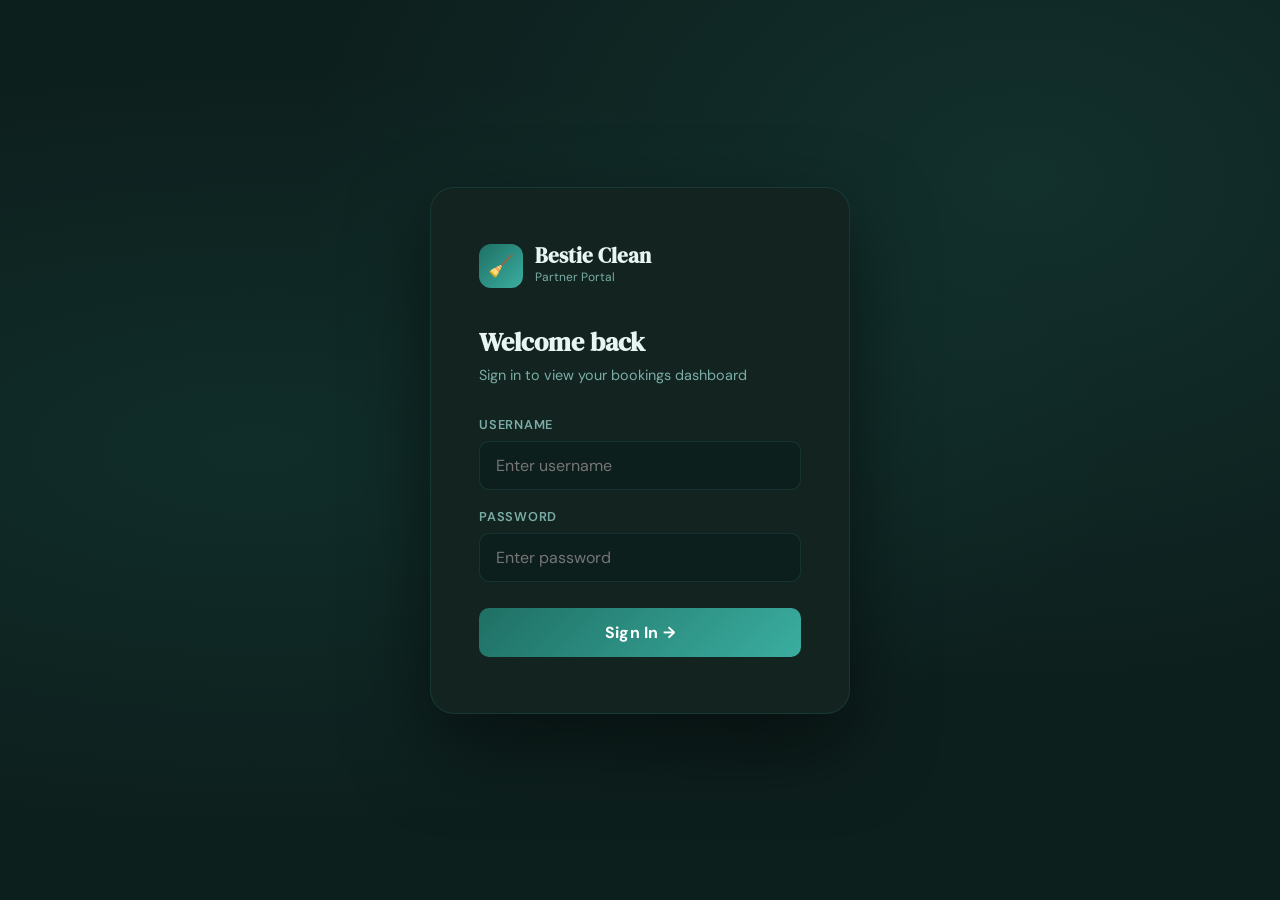
<file: admin.html>
<!DOCTYPE html>
<html lang="en">
<head>
  <meta charset="UTF-8">
  <meta name="viewport" content="width=device-width, initial-scale=1.0">
  <title>Bestie Clean — Admin</title>
  <link href="https://fonts.googleapis.com/css2?family=DM+Serif+Display&family=DM+Sans:wght@400;500;600;700&display=swap" rel="stylesheet">
  <style>
    :root {
      --primary:      #1f6f64;
      --primary-dark: #15524a;
      --secondary:    #3aaea0;
      --bg:           #0d1f1d;
      --surface:      #132420;
      --surface2:     #1a302c;
      --border:       rgba(58,174,160,0.15);
      --text:         #e8f5f3;
      --text-muted:   #7aada6;
      --accent:       #3aaea0;
      --danger:       #e05c5c;
      --success:      #4cbb8a;
      --warning:      #f0a500;
    }

    * { box-sizing: border-box; margin: 0; padding: 0; }

    body {
      font-family: 'DM Sans', sans-serif;
      background: var(--bg);
      color: var(--text);
      min-height: 100vh;
      overflow-x: hidden;
    }

    /* ── LOGIN SCREEN ─────────────────────────────── */
    #login-screen {
      min-height: 100vh;
      display: flex;
      align-items: center;
      justify-content: center;
      background:
        radial-gradient(ellipse at 20% 50%, rgba(31,111,100,0.18) 0%, transparent 60%),
        radial-gradient(ellipse at 80% 20%, rgba(58,174,160,0.12) 0%, transparent 50%),
        var(--bg);
    }

    .login-card {
      background: var(--surface);
      border: 1px solid var(--border);
      border-radius: 24px;
      padding: 56px 48px;
      width: 100%;
      max-width: 420px;
      box-shadow: 0 32px 80px rgba(0,0,0,0.5);
      animation: slideUp 0.5s ease;
    }

    @keyframes slideUp {
      from { opacity: 0; transform: translateY(24px); }
      to   { opacity: 1; transform: translateY(0); }
    }

    .login-logo {
      display: flex;
      align-items: center;
      gap: 12px;
      margin-bottom: 36px;
    }

    .login-logo-icon {
      width: 44px; height: 44px;
      background: linear-gradient(135deg, var(--primary), var(--secondary));
      border-radius: 12px;
      display: flex; align-items: center; justify-content: center;
      font-size: 1.3rem;
    }

    .login-logo-text h1 {
      font-family: 'DM Serif Display', serif;
      font-size: 1.3rem;
      color: var(--text);
      line-height: 1;
    }

    .login-logo-text p {
      font-size: 0.75rem;
      color: var(--text-muted);
      margin-top: 2px;
    }

    .login-card h2 {
      font-size: 1.6rem;
      font-family: 'DM Serif Display', serif;
      margin-bottom: 6px;
      color: var(--text);
    }

    .login-card p.subtitle {
      color: var(--text-muted);
      font-size: 0.9rem;
      margin-bottom: 32px;
    }

    .field {
      position: relative;
      margin-bottom: 18px;
    }

    .field label {
      display: block;
      font-size: 0.8rem;
      font-weight: 600;
      color: var(--text-muted);
      letter-spacing: 0.06em;
      text-transform: uppercase;
      margin-bottom: 8px;
    }

    .field input {
      width: 100%;
      padding: 13px 16px;
      background: var(--bg);
      border: 1.5px solid var(--border);
      border-radius: 10px;
      color: var(--text);
      font-family: 'DM Sans', sans-serif;
      font-size: 1rem;
      transition: border-color 0.2s, box-shadow 0.2s;
      outline: none;
    }

    .field input:focus {
      border-color: var(--accent);
      box-shadow: 0 0 0 3px rgba(58,174,160,0.12);
    }

    .login-btn {
      width: 100%;
      padding: 14px;
      background: linear-gradient(135deg, var(--primary), var(--secondary));
      color: #fff;
      border: none;
      border-radius: 10px;
      font-family: 'DM Sans', sans-serif;
      font-size: 1rem;
      font-weight: 700;
      cursor: pointer;
      transition: all 0.25s ease;
      margin-top: 8px;
      letter-spacing: 0.02em;
    }

    .login-btn:hover {
      transform: translateY(-2px);
      box-shadow: 0 8px 24px rgba(31,111,100,0.4);
    }

    .login-btn:active { transform: translateY(0); }

    .login-error {
      background: rgba(224,92,92,0.12);
      border: 1px solid rgba(224,92,92,0.3);
      color: #f08080;
      padding: 11px 14px;
      border-radius: 8px;
      font-size: 0.88rem;
      margin-top: 14px;
      display: none;
      text-align: center;
    }

    /* ── DASHBOARD ────────────────────────────────── */
    #dashboard { display: none; min-height: 100vh; }

    /* Sidebar */
    .sidebar {
      position: fixed;
      top: 0; left: 0;
      width: 240px; height: 100vh;
      background: var(--surface);
      border-right: 1px solid var(--border);
      padding: 28px 20px;
      display: flex;
      flex-direction: column;
      z-index: 100;
    }

    .sidebar-logo {
      display: flex;
      align-items: center;
      gap: 10px;
      padding: 4px 8px 24px;
      border-bottom: 1px solid var(--border);
      margin-bottom: 24px;
    }

    .sidebar-logo-icon {
      width: 36px; height: 36px;
      background: linear-gradient(135deg, var(--primary), var(--secondary));
      border-radius: 9px;
      display: flex; align-items: center; justify-content: center;
      font-size: 1.1rem;
      flex-shrink: 0;
    }

    .sidebar-logo-text h2 {
      font-family: 'DM Serif Display', serif;
      font-size: 1rem;
      line-height: 1.1;
    }

    .sidebar-logo-text p {
      font-size: 0.68rem;
      color: var(--text-muted);
    }

    .sidebar-label {
      font-size: 0.68rem;
      font-weight: 700;
      letter-spacing: 0.1em;
      text-transform: uppercase;
      color: var(--text-muted);
      padding: 0 8px;
      margin-bottom: 8px;
    }

    .sidebar-item {
      display: flex;
      align-items: center;
      gap: 10px;
      padding: 10px 12px;
      border-radius: 9px;
      cursor: pointer;
      font-size: 0.9rem;
      font-weight: 500;
      color: var(--text-muted);
      transition: all 0.2s;
      margin-bottom: 2px;
      text-decoration: none;
    }

    .sidebar-item:hover, .sidebar-item.active {
      background: rgba(58,174,160,0.1);
      color: var(--text);
    }

    .sidebar-item.active { color: var(--accent); }

    .sidebar-bottom {
      margin-top: auto;
      padding-top: 20px;
      border-top: 1px solid var(--border);
    }

    .logout-btn {
      display: flex;
      align-items: center;
      gap: 10px;
      padding: 10px 12px;
      border-radius: 9px;
      cursor: pointer;
      font-size: 0.9rem;
      font-weight: 500;
      color: var(--danger);
      transition: all 0.2s;
      border: none;
      background: none;
      width: 100%;
      font-family: 'DM Sans', sans-serif;
    }

    .logout-btn:hover { background: rgba(224,92,92,0.08); }

    /* Main content */
    .main {
      margin-left: 240px;
      padding: 36px 40px;
      min-height: 100vh;
    }

    /* Top bar */
    .topbar {
      display: flex;
      align-items: center;
      justify-content: space-between;
      margin-bottom: 36px;
    }

    .topbar h1 {
      font-family: 'DM Serif Display', serif;
      font-size: 1.9rem;
      color: var(--text);
    }

    .topbar p { color: var(--text-muted); font-size: 0.9rem; margin-top: 2px; }

    .topbar-actions { display: flex; gap: 12px; align-items: center; }

    .refresh-btn {
      display: flex; align-items: center; gap: 8px;
      padding: 9px 18px;
      background: var(--surface2);
      border: 1px solid var(--border);
      border-radius: 9px;
      color: var(--text);
      font-family: 'DM Sans', sans-serif;
      font-size: 0.88rem;
      font-weight: 600;
      cursor: pointer;
      transition: all 0.2s;
    }

    .refresh-btn:hover { background: rgba(58,174,160,0.12); border-color: var(--accent); }

    .export-btn {
      display: flex; align-items: center; gap: 8px;
      padding: 9px 18px;
      background: linear-gradient(135deg, var(--primary), var(--secondary));
      border: none;
      border-radius: 9px;
      color: #fff;
      font-family: 'DM Sans', sans-serif;
      font-size: 0.88rem;
      font-weight: 700;
      cursor: pointer;
      transition: all 0.2s;
    }

    .export-btn:hover { transform: translateY(-1px); box-shadow: 0 6px 18px rgba(31,111,100,0.35); }

    /* Stats row */
    .stats-grid {
      display: grid;
      grid-template-columns: repeat(4, 1fr);
      gap: 20px;
      margin-bottom: 32px;
    }

    .stat-card {
      background: var(--surface);
      border: 1px solid var(--border);
      border-radius: 16px;
      padding: 24px;
      position: relative;
      overflow: hidden;
      transition: transform 0.2s;
    }

    .stat-card:hover { transform: translateY(-3px); }

    .stat-card::before {
      content: '';
      position: absolute;
      top: 0; left: 0; right: 0;
      height: 3px;
    }

    .stat-card:nth-child(1)::before { background: linear-gradient(90deg, var(--primary), var(--secondary)); }
    .stat-card:nth-child(2)::before { background: linear-gradient(90deg, var(--success), #2ecc71); }
    .stat-card:nth-child(3)::before { background: linear-gradient(90deg, var(--warning), #f5c842); }
    .stat-card:nth-child(4)::before { background: linear-gradient(90deg, var(--accent), #5fd3c8); }

    .stat-label {
      font-size: 0.75rem;
      font-weight: 700;
      letter-spacing: 0.08em;
      text-transform: uppercase;
      color: var(--text-muted);
      margin-bottom: 10px;
    }

    .stat-value {
      font-family: 'DM Serif Display', serif;
      font-size: 2.2rem;
      color: var(--text);
      line-height: 1;
    }

    .stat-sub {
      font-size: 0.78rem;
      color: var(--text-muted);
      margin-top: 6px;
    }

    /* Filters bar */
    .filters-bar {
      display: flex;
      gap: 12px;
      align-items: center;
      margin-bottom: 20px;
      flex-wrap: wrap;
    }

    .search-wrap {
      position: relative;
      flex: 1;
      min-width: 200px;
    }

    .search-wrap span {
      position: absolute;
      left: 14px; top: 50%;
      transform: translateY(-50%);
      color: var(--text-muted);
      font-size: 1rem;
      pointer-events: none;
    }

    .search-input {
      width: 100%;
      padding: 10px 14px 10px 40px;
      background: var(--surface);
      border: 1.5px solid var(--border);
      border-radius: 9px;
      color: var(--text);
      font-family: 'DM Sans', sans-serif;
      font-size: 0.9rem;
      outline: none;
      transition: border-color 0.2s;
    }

    .search-input:focus { border-color: var(--accent); }
    .search-input::placeholder { color: var(--text-muted); }

    .filter-select {
      padding: 10px 14px;
      background: var(--surface);
      border: 1.5px solid var(--border);
      border-radius: 9px;
      color: var(--text);
      font-family: 'DM Sans', sans-serif;
      font-size: 0.88rem;
      outline: none;
      cursor: pointer;
      transition: border-color 0.2s;
    }

    .filter-select:focus { border-color: var(--accent); }

    /* Table */
    .table-wrap {
      background: var(--surface);
      border: 1px solid var(--border);
      border-radius: 16px;
      overflow: hidden;
    }

    .table-header {
      display: flex;
      align-items: center;
      justify-content: space-between;
      padding: 18px 24px;
      border-bottom: 1px solid var(--border);
    }

    .table-header h3 {
      font-size: 1rem;
      font-weight: 700;
    }

    .record-count {
      font-size: 0.82rem;
      color: var(--text-muted);
      background: var(--surface2);
      padding: 4px 12px;
      border-radius: 20px;
    }

    table {
      width: 100%;
      border-collapse: collapse;
      font-size: 0.88rem;
    }

    thead th {
      padding: 13px 18px;
      text-align: left;
      font-size: 0.72rem;
      font-weight: 700;
      letter-spacing: 0.08em;
      text-transform: uppercase;
      color: var(--text-muted);
      background: var(--surface2);
      border-bottom: 1px solid var(--border);
      white-space: nowrap;
      cursor: pointer;
      user-select: none;
    }

    thead th:hover { color: var(--accent); }

    thead th .sort-icon { margin-left: 4px; opacity: 0.4; font-size: 0.7rem; }
    thead th.sorted .sort-icon { opacity: 1; color: var(--accent); }

    tbody tr {
      border-bottom: 1px solid var(--border);
      transition: background 0.15s;
    }

    tbody tr:last-child { border-bottom: none; }
    tbody tr:hover { background: rgba(58,174,160,0.05); }

    tbody td {
      padding: 14px 18px;
      color: var(--text);
      vertical-align: middle;
    }

    .td-name { font-weight: 600; }

    .td-email a {
      color: var(--text-muted);
      text-decoration: none;
      transition: color 0.2s;
    }

    .td-email a:hover { color: var(--accent); }

    .td-phone a {
      color: var(--text-muted);
      text-decoration: none;
      transition: color 0.2s;
    }

    .td-phone a:hover { color: var(--accent); }

    .service-badge {
      display: inline-block;
      padding: 4px 10px;
      border-radius: 20px;
      font-size: 0.75rem;
      font-weight: 600;
      background: rgba(31,111,100,0.18);
      color: #5fd3c8;
      white-space: nowrap;
    }

    .td-date {
      color: var(--text-muted);
      white-space: nowrap;
      font-variant-numeric: tabular-nums;
    }

    .td-message {
      color: var(--text-muted);
      max-width: 180px;
      overflow: hidden;
      text-overflow: ellipsis;
      white-space: nowrap;
    }

    .td-created {
      color: var(--text-muted);
      font-size: 0.8rem;
      white-space: nowrap;
    }

    /* Empty / loading states */
    .state-row td {
      text-align: center;
      padding: 60px 20px;
      color: var(--text-muted);
    }

    .spinner {
      display: inline-block;
      width: 28px; height: 28px;
      border: 3px solid var(--border);
      border-top-color: var(--accent);
      border-radius: 50%;
      animation: spin 0.7s linear infinite;
      margin-bottom: 12px;
    }

    @keyframes spin { to { transform: rotate(360deg); } }

    /* Toast */
    .toast {
      position: fixed;
      bottom: 28px; right: 28px;
      background: var(--surface);
      border: 1px solid var(--border);
      border-radius: 12px;
      padding: 14px 20px;
      font-size: 0.9rem;
      font-weight: 600;
      color: var(--text);
      box-shadow: 0 12px 36px rgba(0,0,0,0.4);
      transform: translateY(80px);
      opacity: 0;
      transition: all 0.3s ease;
      z-index: 999;
      display: flex;
      align-items: center;
      gap: 10px;
    }

    .toast.show { transform: translateY(0); opacity: 1; }

    /* Responsive */
    @media (max-width: 900px) {
      .sidebar { width: 200px; }
      .main { margin-left: 200px; padding: 24px; }
      .stats-grid { grid-template-columns: repeat(2, 1fr); }
    }

    @media (max-width: 640px) {
      .sidebar { display: none; }
      .main { margin-left: 0; padding: 20px; }
      .stats-grid { grid-template-columns: repeat(2, 1fr); }
      table { display: block; overflow-x: auto; }
    }
  </style>
</head>
<body>

  <!-- ══ LOGIN SCREEN ══════════════════════════════════════════ -->
  <div id="login-screen">
    <div class="login-card">
      <div class="login-logo">
        <div class="login-logo-icon">🧹</div>
        <div class="login-logo-text">
          <h1>Bestie Clean</h1>
          <p>Partner Portal</p>
        </div>
      </div>
      <h2>Welcome back</h2>
      <p class="subtitle">Sign in to view your bookings dashboard</p>

      <div class="field">
        <label>Username</label>
        <input type="text" id="login-user" placeholder="Enter username" autocomplete="username">
      </div>
      <div class="field">
        <label>Password</label>
        <input type="password" id="login-pass" placeholder="Enter password" autocomplete="current-password">
      </div>

      <button class="login-btn" onclick="doLogin()">Sign In →</button>
      <div class="login-error" id="login-error">Incorrect username or password.</div>
    </div>
  </div>

  <!-- ══ DASHBOARD ═════════════════════════════════════════════ -->
  <div id="dashboard">

    <!-- Sidebar -->
    <aside class="sidebar">
      <div class="sidebar-logo">
        <div class="sidebar-logo-icon">🧹</div>
        <div class="sidebar-logo-text">
          <h2>Bestie Clean</h2>
          <p>Admin Portal</p>
        </div>
      </div>

      <div class="sidebar-label">Menu</div>
      <a class="sidebar-item active">
        <span>📋</span> Bookings
      </a>

      <div class="sidebar-bottom">
        <button class="logout-btn" onclick="doLogout()">
          <span>🚪</span> Sign Out
        </button>
      </div>
    </aside>

    <!-- Main -->
    <main class="main">

      <!-- Top bar -->
      <div class="topbar">
        <div>
          <h1>Bookings</h1>
          <p id="last-updated">Loading…</p>
        </div>
        <div class="topbar-actions">
          <button class="refresh-btn" onclick="loadBookings()">
            <span>🔄</span> Refresh
          </button>
          <button class="export-btn" onclick="exportCSV()">
            <span>⬇️</span> Export CSV
          </button>
        </div>
      </div>

      <!-- Stats -->
      <div class="stats-grid">
        <div class="stat-card">
          <div class="stat-label">Total Bookings</div>
          <div class="stat-value" id="stat-total">—</div>
          <div class="stat-sub">All time</div>
        </div>
        <div class="stat-card">
          <div class="stat-label">This Month</div>
          <div class="stat-value" id="stat-month">—</div>
          <div class="stat-sub" id="stat-month-label">—</div>
        </div>
        <div class="stat-card">
          <div class="stat-label">This Week</div>
          <div class="stat-value" id="stat-week">—</div>
          <div class="stat-sub">Last 7 days</div>
        </div>
        <div class="stat-card">
          <div class="stat-label">Top Service</div>
          <div class="stat-value" id="stat-top" style="font-size:1.1rem; padding-top:6px;">—</div>
          <div class="stat-sub">Most booked</div>
        </div>
      </div>

      <!-- Filters -->
      <div class="filters-bar">
        <div class="search-wrap">
          <span>🔍</span>
          <input class="search-input" id="search-input" placeholder="Search by name, email, phone…" oninput="applyFilters()">
        </div>
        <select class="filter-select" id="filter-service" onchange="applyFilters()">
          <option value="">All Services</option>
        </select>
        <select class="filter-select" id="filter-sort" onchange="applyFilters()">
          <option value="newest">Newest First</option>
          <option value="oldest">Oldest First</option>
          <option value="date-asc">Booking Date ↑</option>
          <option value="date-desc">Booking Date ↓</option>
        </select>
      </div>

      <!-- Table -->
      <div class="table-wrap">
        <div class="table-header">
          <h3>All Bookings</h3>
          <span class="record-count" id="record-count">0 records</span>
        </div>
        <table>
          <thead>
            <tr>
              <th>#</th>
              <th>Name</th>
              <th>Email</th>
              <th>Phone</th>
              <th>Service</th>
              <th>Booking Date</th>
              <th>Message</th>
              <th>Submitted</th>
            </tr>
          </thead>
          <tbody id="bookings-body">
            <tr class="state-row">
              <td colspan="8">
                <div class="spinner"></div>
                <div>Loading bookings…</div>
              </td>
            </tr>
          </tbody>
        </table>
      </div>

    </main>
  </div>

  <!-- Toast -->
  <div class="toast" id="toast"></div>

  <script>
    /* ── CONFIG ──────────────────────────────────────────────── */
    const SUPABASE_URL      = 'https://vtlikxnjfbnuccgjcqkq.supabase.co';
    const SUPABASE_ANON_KEY = 'eyJhbGciOiJIUzI1NiIsInR5cCI6IkpXVCJ9.eyJpc3MiOiJzdXBhYmFzZSIsInJlZiI6InZ0bGlreG5qZmJudWNjZ2pjcWtxIiwicm9sZSI6ImFub24iLCJpYXQiOjE3NzczNjg1NjIsImV4cCI6MjA5Mjk0NDU2Mn0.nm4TI9-8UucSSK-p0-ondINQnTy_g5RsFUJ2GCzk-AI';

    /* ── CREDENTIALS — change these to whatever you want ─────── */
    const CREDENTIALS = [
      { username: 'admin',   password: 'Bestie2026!' },
      { username: 'partner', password: 'Bestie2026!!' },
    ];

    /* ── STATE ───────────────────────────────────────────────── */
    let allBookings    = [];
    let filteredBookings = [];

    /* ── LOGIN ───────────────────────────────────────────────── */
    function doLogin() {
      const u = document.getElementById('login-user').value.trim();
      const p = document.getElementById('login-pass').value;
      const err = document.getElementById('login-error');

      const match = CREDENTIALS.find(c => c.username === u && c.password === p);
      if (match) {
        sessionStorage.setItem('bc_auth', '1');
        document.getElementById('login-screen').style.display = 'none';
        document.getElementById('dashboard').style.display = 'block';
        err.style.display = 'none';
        loadBookings();
      } else {
        err.style.display = 'block';
        document.getElementById('login-pass').value = '';
      }
    }

    // Allow Enter key on login
    document.addEventListener('keydown', e => {
      if (e.key === 'Enter' && document.getElementById('login-screen').style.display !== 'none') {
        doLogin();
      }
    });

    function doLogout() {
      sessionStorage.removeItem('bc_auth');
      location.reload();
    }

    // Stay logged in on refresh
    if (sessionStorage.getItem('bc_auth')) {
      document.getElementById('login-screen').style.display = 'none';
      document.getElementById('dashboard').style.display = 'block';
      loadBookings();
    }

    /* ── FETCH BOOKINGS ──────────────────────────────────────── */
    async function loadBookings() {
      setTableLoading();

      try {
        const res = await fetch(
          `${SUPABASE_URL}/rest/v1/bookings?select=*&order=created_at.desc`,
          {
            headers: {
              'apikey':         SUPABASE_ANON_KEY,
              'Authorization': `Bearer ${SUPABASE_ANON_KEY}`,
            }
          }
        );

        if (!res.ok) throw new Error(`HTTP ${res.status}`);

        allBookings = await res.json();
        buildServiceFilter();
        applyFilters();
        updateStats();

        const now = new Date();
        document.getElementById('last-updated').textContent =
          `Last updated: ${now.toLocaleTimeString('en-GB', { hour: '2-digit', minute: '2-digit' })}`;

        showToast('✅ Bookings loaded');

      } catch (err) {
        console.error(err);
        document.getElementById('bookings-body').innerHTML = `
          <tr class="state-row">
            <td colspan="8">❌ Failed to load bookings. Check your connection.</td>
          </tr>`;
        showToast('❌ Failed to load data');
      }
    }

    /* ── BUILD SERVICE FILTER DROPDOWN ──────────────────────── */
    function buildServiceFilter() {
      const services = [...new Set(allBookings.map(b => b.service).filter(Boolean))].sort();
      const sel = document.getElementById('filter-service');
      sel.innerHTML = '<option value="">All Services</option>';
      services.forEach(s => {
        const o = document.createElement('option');
        o.value = s; o.textContent = s;
        sel.appendChild(o);
      });
    }

    /* ── FILTERS & SORT ──────────────────────────────────────── */
    function applyFilters() {
      const query   = document.getElementById('search-input').value.toLowerCase();
      const service = document.getElementById('filter-service').value;
      const sort    = document.getElementById('filter-sort').value;

      filteredBookings = allBookings.filter(b => {
        const matchSearch =
          !query ||
          (b.full_name  || '').toLowerCase().includes(query) ||
          (b.email      || '').toLowerCase().includes(query) ||
          (b.phone      || '').toLowerCase().includes(query);

        const matchService = !service || b.service === service;
        return matchSearch && matchService;
      });

      // Sort
      filteredBookings.sort((a, b) => {
        if (sort === 'newest')     return new Date(b.created_at) - new Date(a.created_at);
        if (sort === 'oldest')     return new Date(a.created_at) - new Date(b.created_at);
        if (sort === 'date-asc')   return new Date(a.booking_date) - new Date(b.booking_date);
        if (sort === 'date-desc')  return new Date(b.booking_date) - new Date(a.booking_date);
        return 0;
      });

      renderTable();
    }

    /* ── RENDER TABLE ────────────────────────────────────────── */
    function renderTable() {
      const tbody = document.getElementById('bookings-body');
      document.getElementById('record-count').textContent =
        `${filteredBookings.length} record${filteredBookings.length !== 1 ? 's' : ''}`;

      if (filteredBookings.length === 0) {
        tbody.innerHTML = `
          <tr class="state-row">
            <td colspan="8">No bookings found.</td>
          </tr>`;
        return;
      }

      tbody.innerHTML = filteredBookings.map((b, i) => `
        <tr>
          <td style="color:var(--text-muted);font-size:0.8rem">${i + 1}</td>
          <td class="td-name">${esc(b.full_name || '—')}</td>
          <td class="td-email"><a href="mailto:${esc(b.email)}">${esc(b.email || '—')}</a></td>
          <td class="td-phone"><a href="tel:${esc(b.phone)}">${esc(b.phone || '—')}</a></td>
          <td><span class="service-badge">${esc(b.service || '—')}</span></td>
          <td class="td-date">${formatDate(b.booking_date)}</td>
          <td class="td-message" title="${esc(b.message || '')}">${esc(b.message || '—')}</td>
          <td class="td-created">${formatDateTime(b.created_at)}</td>
        </tr>
      `).join('');
    }

    /* ── STATS ───────────────────────────────────────────────── */
    function updateStats() {
      const now   = new Date();
      const month = now.getMonth();
      const year  = now.getFullYear();
      const week  = new Date(now - 7 * 864e5);

      const thisMonth = allBookings.filter(b => {
        const d = new Date(b.created_at);
        return d.getMonth() === month && d.getFullYear() === year;
      });

      const thisWeek = allBookings.filter(b => new Date(b.created_at) >= week);

      // Top service
      const serviceCounts = {};
      allBookings.forEach(b => {
        if (b.service) serviceCounts[b.service] = (serviceCounts[b.service] || 0) + 1;
      });
      const topService = Object.entries(serviceCounts)
        .sort((a, b) => b[1] - a[1])[0];

      document.getElementById('stat-total').textContent = allBookings.length;
      document.getElementById('stat-month').textContent = thisMonth.length;
      document.getElementById('stat-month-label').textContent =
        now.toLocaleString('en-GB', { month: 'long', year: 'numeric' });
      document.getElementById('stat-week').textContent = thisWeek.length;
      document.getElementById('stat-top').textContent  =
        topService ? topService[0].replace(' Cleaning','').replace(' Services','') : '—';
    }

    /* ── EXPORT CSV ──────────────────────────────────────────── */
    function exportCSV() {
      if (!filteredBookings.length) { showToast('⚠️ No data to export'); return; }

      const headers = ['#','Name','Email','Phone','Service','Booking Date','Message','Submitted'];
      const rows    = filteredBookings.map((b, i) => [
        i + 1,
        b.full_name    || '',
        b.email        || '',
        b.phone        || '',
        b.service      || '',
        b.booking_date || '',
        (b.message     || '').replace(/,/g, ';'),
        b.created_at   || '',
      ]);

      const csv  = [headers, ...rows].map(r => r.join(',')).join('\n');
      const blob = new Blob([csv], { type: 'text/csv' });
      const url  = URL.createObjectURL(blob);
      const a    = document.createElement('a');
      a.href     = url;
      a.download = `bestie-clean-bookings-${new Date().toISOString().slice(0,10)}.csv`;
      a.click();
      URL.revokeObjectURL(url);
      showToast('✅ CSV exported');
    }

    /* ── HELPERS ─────────────────────────────────────────────── */
    function setTableLoading() {
      document.getElementById('bookings-body').innerHTML = `
        <tr class="state-row">
          <td colspan="8">
            <div class="spinner"></div>
            <div>Loading bookings…</div>
          </td>
        </tr>`;
    }

    function esc(str) {
      return String(str)
        .replace(/&/g,'&amp;')
        .replace(/</g,'&lt;')
        .replace(/>/g,'&gt;')
        .replace(/"/g,'&quot;');
    }

    function formatDate(d) {
      if (!d) return '—';
      return new Date(d).toLocaleDateString('en-GB', { day:'2-digit', month:'short', year:'numeric' });
    }

    function formatDateTime(d) {
      if (!d) return '—';
      return new Date(d).toLocaleDateString('en-GB', { day:'2-digit', month:'short', year:'numeric',
        hour:'2-digit', minute:'2-digit' });
    }

    let toastTimer;
    function showToast(msg) {
      const t = document.getElementById('toast');
      t.textContent = msg;
      t.classList.add('show');
      clearTimeout(toastTimer);
      toastTimer = setTimeout(() => t.classList.remove('show'), 3000);
    }
  </script>
</body>
</html>
</file>
